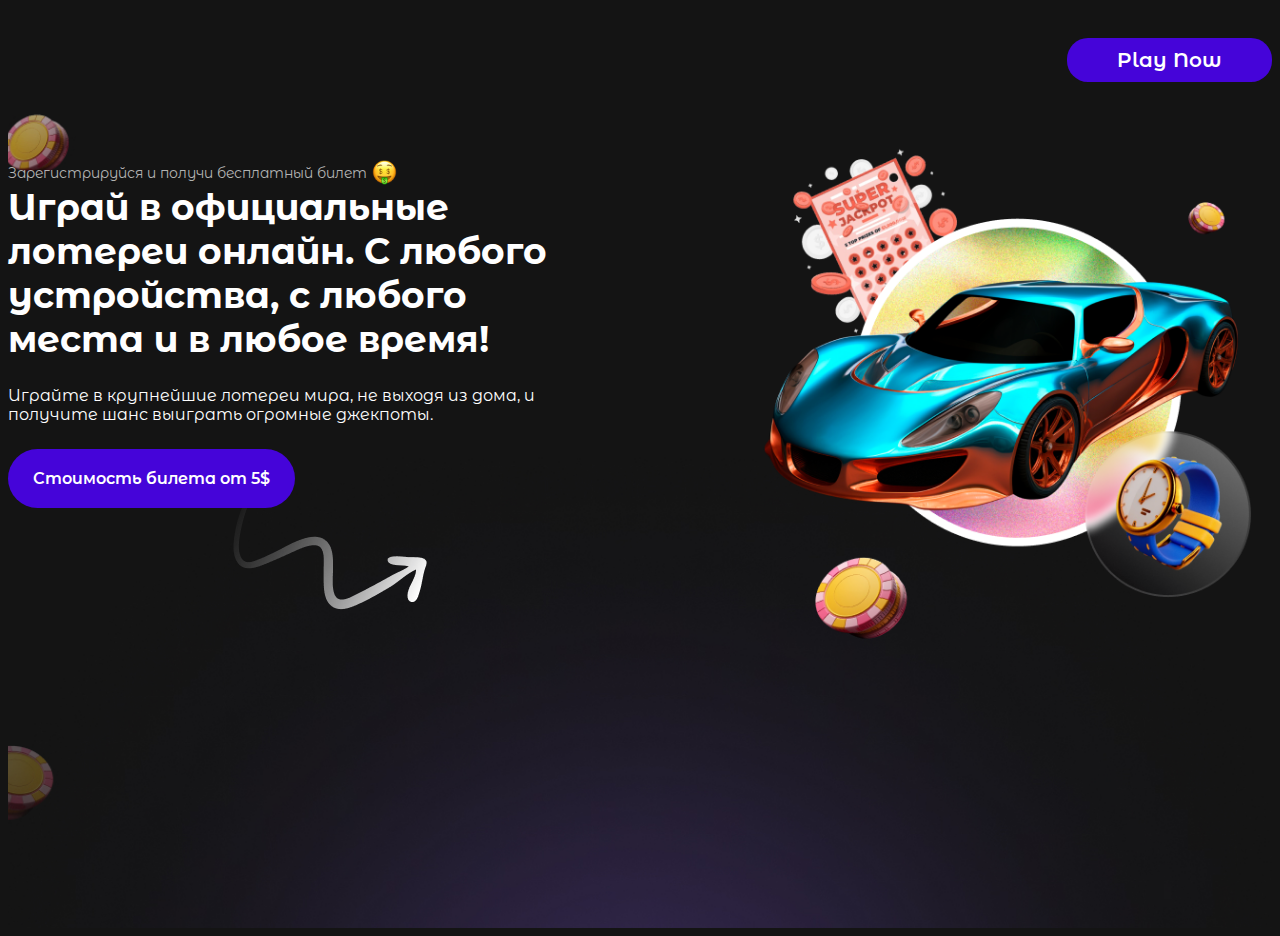
<file: index.html>
<!DOCTYPE html>
<html lang="en">
<head>
	<meta charset="UTF-8">
	<meta name="viewport" content="width=device-width, initial-scale=1.0">
	<title>LottoPark</title>
	<link rel="stylesheet" href="lottopark.css">
	<link rel="preconnect" href="https://fonts.googleapis.com">
<link rel="preconnect" href="https://fonts.gstatic.com" crossorigin>
<link href="https://fonts.googleapis.com/css2?family=Montserrat+Alternates:wght@400;600&display=swap" rel="stylesheet">
</head>
<body>
	<header class="header">
		<div class="container">
			<nav class="header_nav">
			<ul class="header_list">
				<li class="header_item"> 
					<a class="header_link header-link-background" href="#">Play Now</a>
				</li>
			</ul>
		</nav>
		<div class="header-row">
			<div class="header-content">
				<p class="subtitle">Зарегистрируйся и получи бесплатный билет <img class="money-emoji" src="img/Money Mouth Face.svg" alt=""></p>
				<h1 class="header-heading">Играй в официальные лотереи онлайн. С любого устройства, с любого места и в любое время!</h1>
				<p class="subtitle2">Играйте в крупнейшие лотереи мира, не выходя из дома, и получите шанс выиграть огромные джекпоты.</p>
				<a class="header-button" href="#">Стоимость билета от 5$</a>
				<div class="vector">
					<img class="vector-img" src="img/Vector.png" alt="#">
				</div>
			</div>
			<div class="header-imgg">
				<img class="header-img" src="img/Group 27.png" alt="#">
			</div>
		</div>
		</div>
		
	</header>
</body>
</html>
</file>
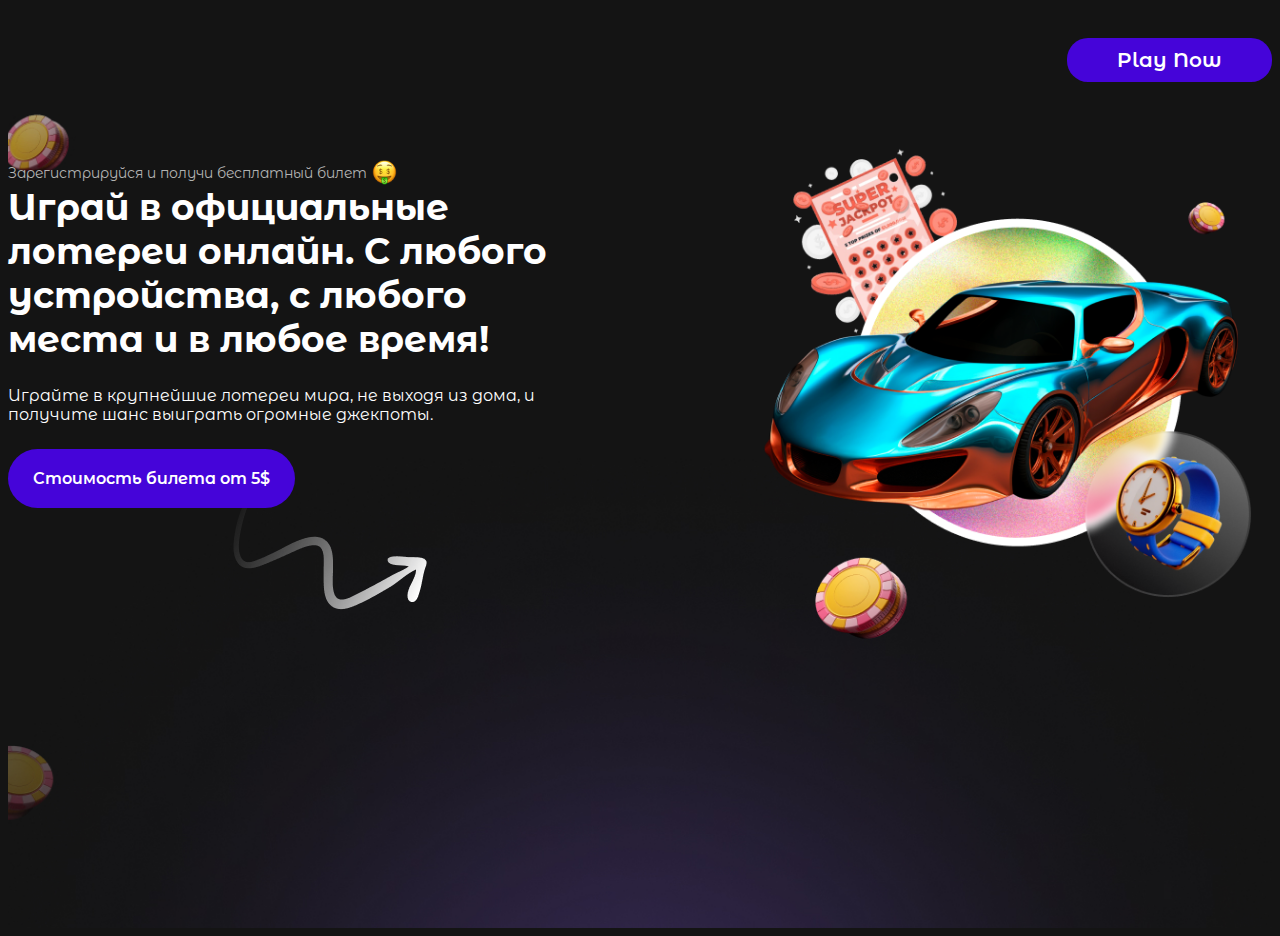
<file: lottopark.html>
<!DOCTYPE html>
<html lang="en">
<head>
	<meta charset="UTF-8">
	<meta name="viewport" content="width=device-width, initial-scale=1.0">
	<title>LottoPark</title>
	<link rel="stylesheet" href="lottopark.css">
	<link rel="preconnect" href="https://fonts.googleapis.com">
<link rel="preconnect" href="https://fonts.gstatic.com" crossorigin>
<link href="https://fonts.googleapis.com/css2?family=Montserrat+Alternates:wght@400;600&display=swap" rel="stylesheet">
</head>
<body>
	<header class="header">
		<div class="container">
			<nav class="header_nav">
			<ul class="header_list">
				<li class="header_item"> 
					<a class="header_link header-link-background" href="#">Play Now</a>
				</li>
			</ul>
		</nav>
		<div class="header-row">
			<div class="header-content">
				<p class="subtitle">Зарегистрируйся и получи бесплатный билет <img class="money-emoji" src="img/Money Mouth Face.svg" alt=""></p>
				<h1 class="header-heading">Играй в официальные лотереи онлайн. С любого устройства, с любого места и в любое время!</h1>
				<p class="subtitle2">Играйте в крупнейшие лотереи мира, не выходя из дома, и получите шанс выиграть огромные джекпоты.</p>
				<a class="header-button" href="#">Стоимость билета от 5$</a>
				<div class="vector">
					<img class="vector-img" src="img/Vector.png" alt="#">
				</div>
			</div>
			<div class="header-imgg">
				<img class="header-img" src="img/Group 27.png" alt="#">
			</div>
		</div>
		</div>
		
	</header>
</body>
</html>
</file>
<file: lottopark.css>
body {
	background: #141414;
	font-family: "Montserrat Alternates", sans-serif;
	}

@import url('https://fonts.googleapis.com/css2?family=Montserrat+Alternates:wght@400;600&display=swap');


h1{ 
	font-size: 36px;
	margin: 0;
 	}

.container {
	max-width: 1300px;
	margin: 0 auto;
}
.header {
	background-image: url(img/background.jpg);
	background-repeat: no-repeat;
	background-size: cover;
	padding-top: 20px;
	height: 100vh;
	background-position: center center;
}
.header_nav {
	display: flex;
	justify-content: end;
	margin-bottom: 30px;
}
.montserrat-alternates-semibold {
  font-family: "Montserrat Alternates", sans-serif;
  font-weight: 600;
  font-style: normal;
}

.montserrat-alternates-regular {
  font-family: "Montserrat Alternates", sans-serif;
  font-weight: 400;
  font-style: normal;
}

.header_list {
	list-style-type: none;
	color: #fff;
	font-weight: 600;
	font-size: 20px;
}
 
.header_link {
	color: #fff;
	text-decoration: none;
}
.header-link-background {
	background: #4504D9;
	border-radius: 21px;
	padding: 10px 50px;
}
.header-link-background:hover {
	background: #4013A6;
	transition: 0.5s
}

.header-content {
	color: #fff;
	 font-weight: 600;
	 font-size: 36px;
	 flex-basis: 550px;
	 margin-bottom: 20px;
}
.subtitle2 {
	color: #fff;
	 font-weight: 400;
	 font-size: 16px;
	 max-width: 550px;
	padding: 25px 0;
    margin: 0;


}
.header-row {
	display: flex;
	justify-content: space-between;
	column-gap: 30px;
	align-items: center;
}


.header-button {
	font-size: 16px;
	background: #4504D9;
	text-decoration: none;
	color:#fff;
	border-radius: 31px;
	padding: 20px 25px;
	z-index: 3;
	position: relative;
}

.header-button:hover {
	background: #4013A6;
	transition: 0.5s
}

.header-imgg {
	flex-basis: calc(100% - 550px - 180px);
}

.header-img {
	width: 100%;
}

.vector {
	margin-left: 225px;
	z-index: 2;
	position: relative;
}

.subtitle {
	color: #B2B2B2;
	font-size: 14px;
	font-weight: 400;
	margin: 0;
	display: flex;
	align-items: center;
}

.money-emoji {
	width: 25px;
	margin: 0 5px;
}
</file>
